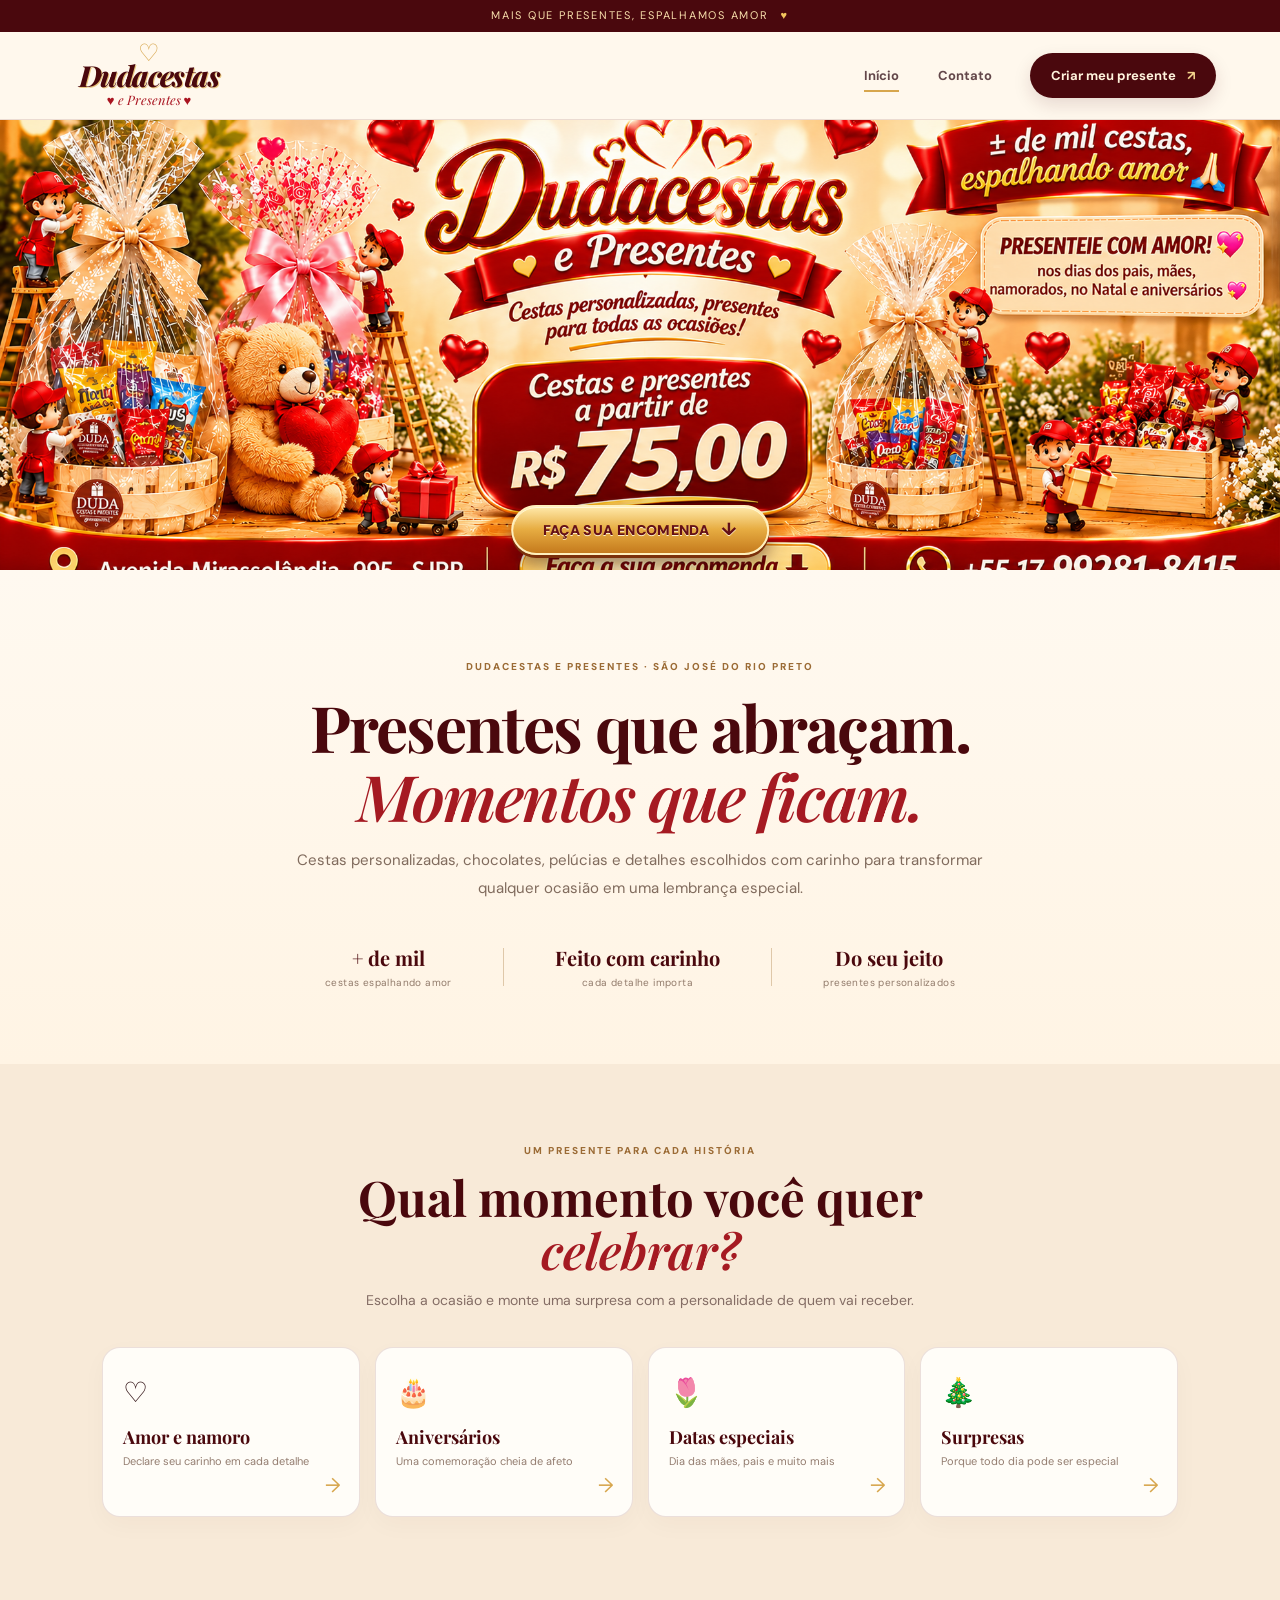
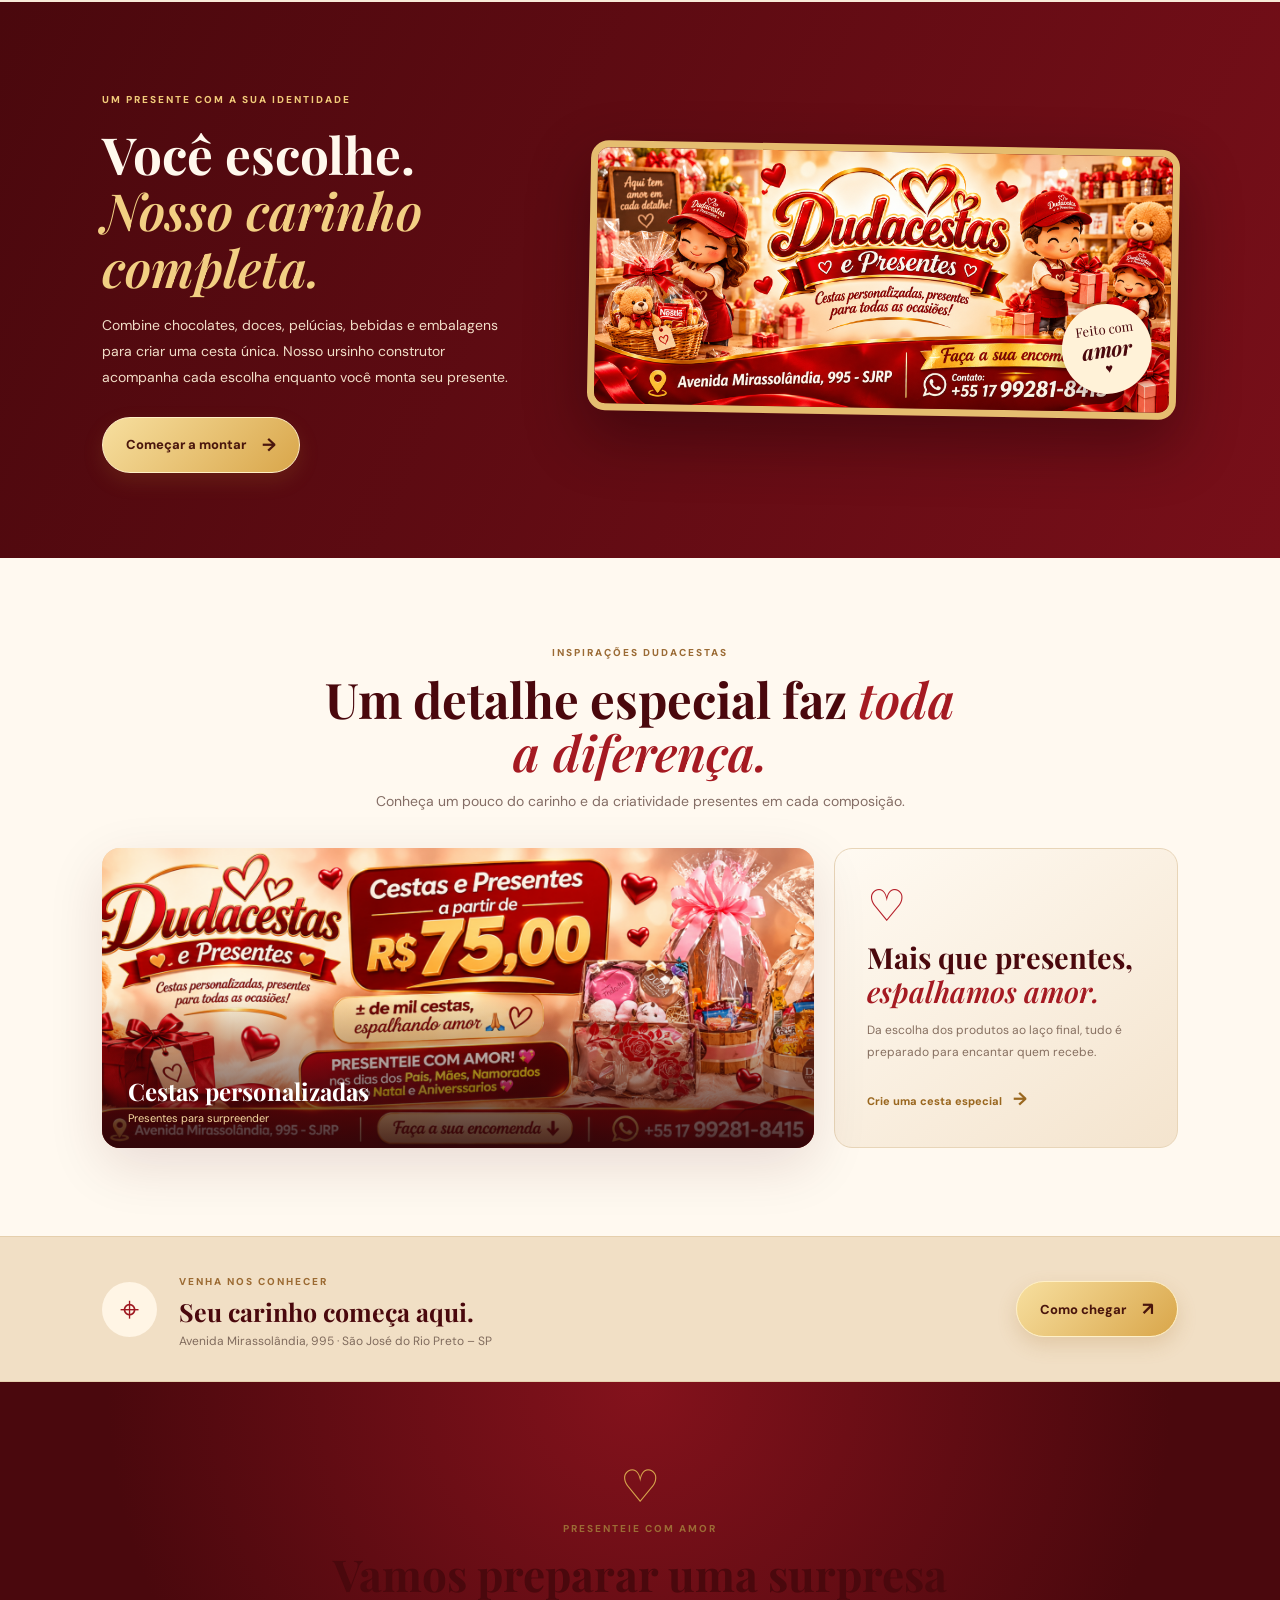
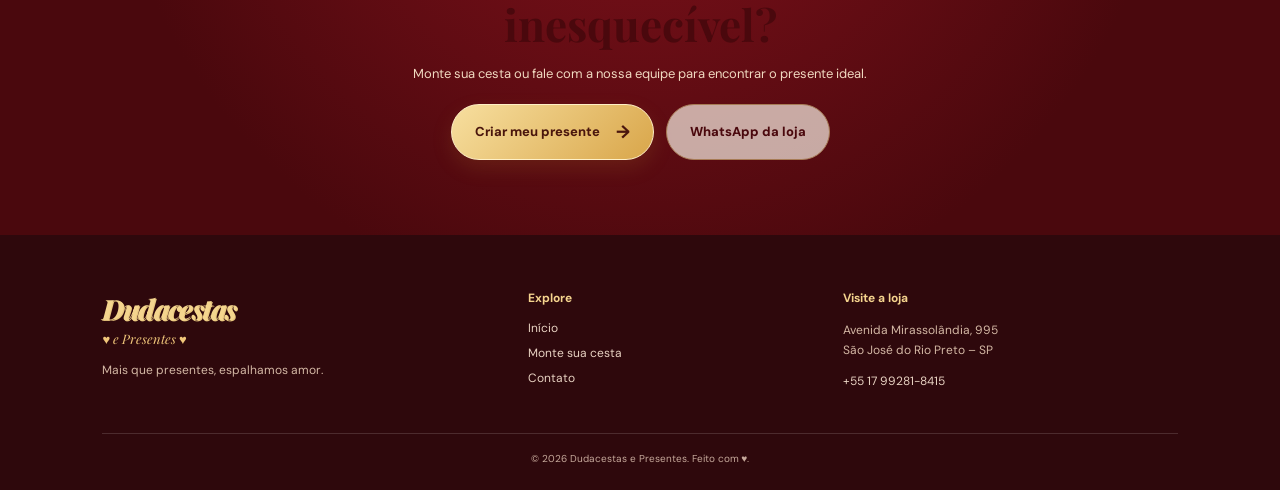
<file: index.html>
<!doctype html>
<html lang="pt-BR">
<head>
  <meta charset="utf-8">
  <meta name="viewport" content="width=device-width, initial-scale=1">
  <meta name="theme-color" content="#4a080d">
  <meta name="description" content="Dudacestas e Presentes — cestas personalizadas, chocolates e presentes preparados com carinho em São José do Rio Preto.">
  <title>Dudacestas e Presentes | Mais que presentes, espalhamos amor</title>
  <link rel="preconnect" href="https://fonts.googleapis.com">
  <link rel="preconnect" href="https://fonts.gstatic.com" crossorigin>
  <link href="https://fonts.googleapis.com/css2?family=DM+Sans:wght@400;500;600;700;800&family=Playfair+Display:ital,wght@0,600;0,700;0,800;1,600;1,700&display=swap" rel="stylesheet">
  <link rel="stylesheet" href="style.css">
</head>
<body class="home-page">
  <div class="topline">Mais que presentes, espalhamos amor <span>♥</span></div>
  <header class="site-header">
    <a class="brand" href="index.html" aria-label="Dudacestas e Presentes — página inicial">
      <span class="brand-hearts">♡</span>
      <span class="brand-name">Dudacestas</span>
      <span class="brand-sub">♥ e Presentes ♥</span>
    </a>
    <button class="menu-toggle" aria-label="Abrir menu" aria-expanded="false">☰</button>
    <nav class="main-nav" aria-label="Navegação principal">
      <a class="active" href="index.html" aria-current="page">Início</a>
      <a href="contato.html">Contato</a>
      <a class="nav-cta" href="cardapio.html">Criar meu presente <span>↗</span></a>
    </nav>
  </header>

  <main>
    <section class="home-hero" aria-label="Apresentação animada Dudacestas e Presentes">
      <video class="home-hero-video" autoplay muted loop playsinline preload="metadata" poster="banner-dudacestas.png" aria-label="Animação dos mini construtores preparando cestas e presentes Dudacestas">
        <source src="miniconstrutores-hero.mp4" type="video/mp4">
        Seu navegador não reproduz vídeo. Veja nossa apresentação em imagem.
      </video>
      <a class="hero-video-cta" href="cardapio.html" aria-label="Faça sua encomenda: montar minha cesta">
        Faça sua encomenda <span aria-hidden="true">↓</span>
      </a>
    </section>

    <section class="home-intro section">
      <span class="kicker">DUDACESTAS E PRESENTES · SÃO JOSÉ DO RIO PRETO</span>
      <h1>Presentes que abraçam.<br><em>Momentos que ficam.</em></h1>
      <p>Cestas personalizadas, chocolates, pelúcias e detalhes escolhidos com carinho para transformar qualquer ocasião em uma lembrança especial.</p>
      <div class="home-proof-row">
        <div><strong>+ de mil</strong><span>cestas espalhando amor</span></div>
        <i></i>
        <div><strong>Feito com carinho</strong><span>cada detalhe importa</span></div>
        <i></i>
        <div><strong>Do seu jeito</strong><span>presentes personalizados</span></div>
      </div>
    </section>

    <section class="home-occasion section">
      <div class="section-heading">
        <span class="kicker">UM PRESENTE PARA CADA HISTÓRIA</span>
        <h2>Qual momento você quer <em>celebrar?</em></h2>
        <p>Escolha a ocasião e monte uma surpresa com a personalidade de quem vai receber.</p>
      </div>
      <div class="occasion-grid">
        <a class="occasion-card" href="cardapio.html"><span class="occasion-icon">♡</span><b>Amor e namoro</b><small>Declare seu carinho em cada detalhe</small><i>→</i></a>
        <a class="occasion-card" href="cardapio.html"><span class="occasion-icon">🎂</span><b>Aniversários</b><small>Uma comemoração cheia de afeto</small><i>→</i></a>
        <a class="occasion-card" href="cardapio.html"><span class="occasion-icon">🌷</span><b>Datas especiais</b><small>Dia das mães, pais e muito mais</small><i>→</i></a>
        <a class="occasion-card" href="cardapio.html"><span class="occasion-icon">🎄</span><b>Surpresas</b><small>Porque todo dia pode ser especial</small><i>→</i></a>
      </div>
    </section>

    <section class="home-brand-showcase">
      <div class="showcase-copy">
        <span class="kicker">UM PRESENTE COM A SUA IDENTIDADE</span>
        <h2>Você escolhe.<br><em>Nosso carinho completa.</em></h2>
        <p>Combine chocolates, doces, pelúcias, bebidas e embalagens para criar uma cesta única. Nosso ursinho construtor acompanha cada escolha enquanto você monta seu presente.</p>
        <a class="btn btn-gold" href="cardapio.html">Começar a montar <span>→</span></a>
      </div>
      <div class="showcase-image-wrap">
        <img src="banner-presentes-feitos.png" alt="Identidade visual Dudacestas com presentes, ursinhos e equipe de pequenos produtores.">
        <span class="showcase-stamp">Feito com<br><b>amor</b> ♥</span>
      </div>
    </section>

    <section class="home-gallery section">
      <div class="section-heading">
        <span class="kicker">INSPIRAÇÕES DUDACESTAS</span>
        <h2>Um detalhe especial faz <em>toda a diferença.</em></h2>
        <p>Conheça um pouco do carinho e da criatividade presentes em cada composição.</p>
      </div>
      <div class="brand-image-grid">
        <figure class="brand-image-card brand-image-wide">
          <img src="banner-cestas-amor.png" alt="Composição de cestas personalizadas Dudacestas, com chocolates, pelúcia e laços.">
          <figcaption><b>Cestas personalizadas</b><span>Presentes para surpreender</span></figcaption>
        </figure>
        <div class="brand-image-note">
          <span class="note-heart">♡</span>
          <h3>Mais que presentes,<br><em>espalhamos amor.</em></h3>
          <p>Da escolha dos produtos ao laço final, tudo é preparado para encantar quem recebe.</p>
          <a href="cardapio.html">Crie uma cesta especial <span>→</span></a>
        </div>
      </div>
    </section>

    <section class="home-location">
      <div class="location-mark">⌖</div>
      <div>
        <span class="kicker">VENHA NOS CONHECER</span>
        <h2>Seu carinho começa aqui.</h2>
        <p>Avenida Mirassolândia, 995 · São José do Rio Preto – SP</p>
      </div>
      <a class="btn btn-gold" href="contato.html">Como chegar <span>↗</span></a>
    </section>

    <section class="final-cta home-final-cta">
      <div class="final-cta-heart">♡</div>
      <span class="kicker">PRESENTEIE COM AMOR</span>
      <h2>Vamos preparar uma surpresa<br>inesquecível?</h2>
      <p>Monte sua cesta ou fale com a nossa equipe para encontrar o presente ideal.</p>
      <div class="final-cta-actions">
        <a class="btn btn-gold" href="cardapio.html">Criar meu presente <span>→</span></a>
        <a class="btn btn-outline" href="https://wa.me/5517992818415" target="_blank" rel="noopener">WhatsApp da loja</a>
      </div>
    </section>
  </main>

  <footer class="site-footer">
    <div class="footer-brand"><span class="brand-name">Dudacestas</span><span class="brand-sub">♥ e Presentes ♥</span><p>Mais que presentes, espalhamos amor.</p></div>
    <div><b>Explore</b><a href="index.html">Início</a><a href="cardapio.html">Monte sua cesta</a><a href="contato.html">Contato</a></div>
    <div><b>Visite a loja</b><p>Avenida Mirassolândia, 995<br>São José do Rio Preto – SP</p><a href="tel:+5517992818415">+55 17 99281-8415</a></div>
    <div class="footer-bottom">© <span id="year"></span> Dudacestas e Presentes. Feito com ♥.</div>
  </footer>
  <div class="walking-worker worker-a" aria-hidden="true">🐻<span>🔧</span></div>
  <div class="walking-worker worker-b" aria-hidden="true">🐻<span>🎁</span></div>
  <script src="script.js"></script>
</body>
</html>
</file>
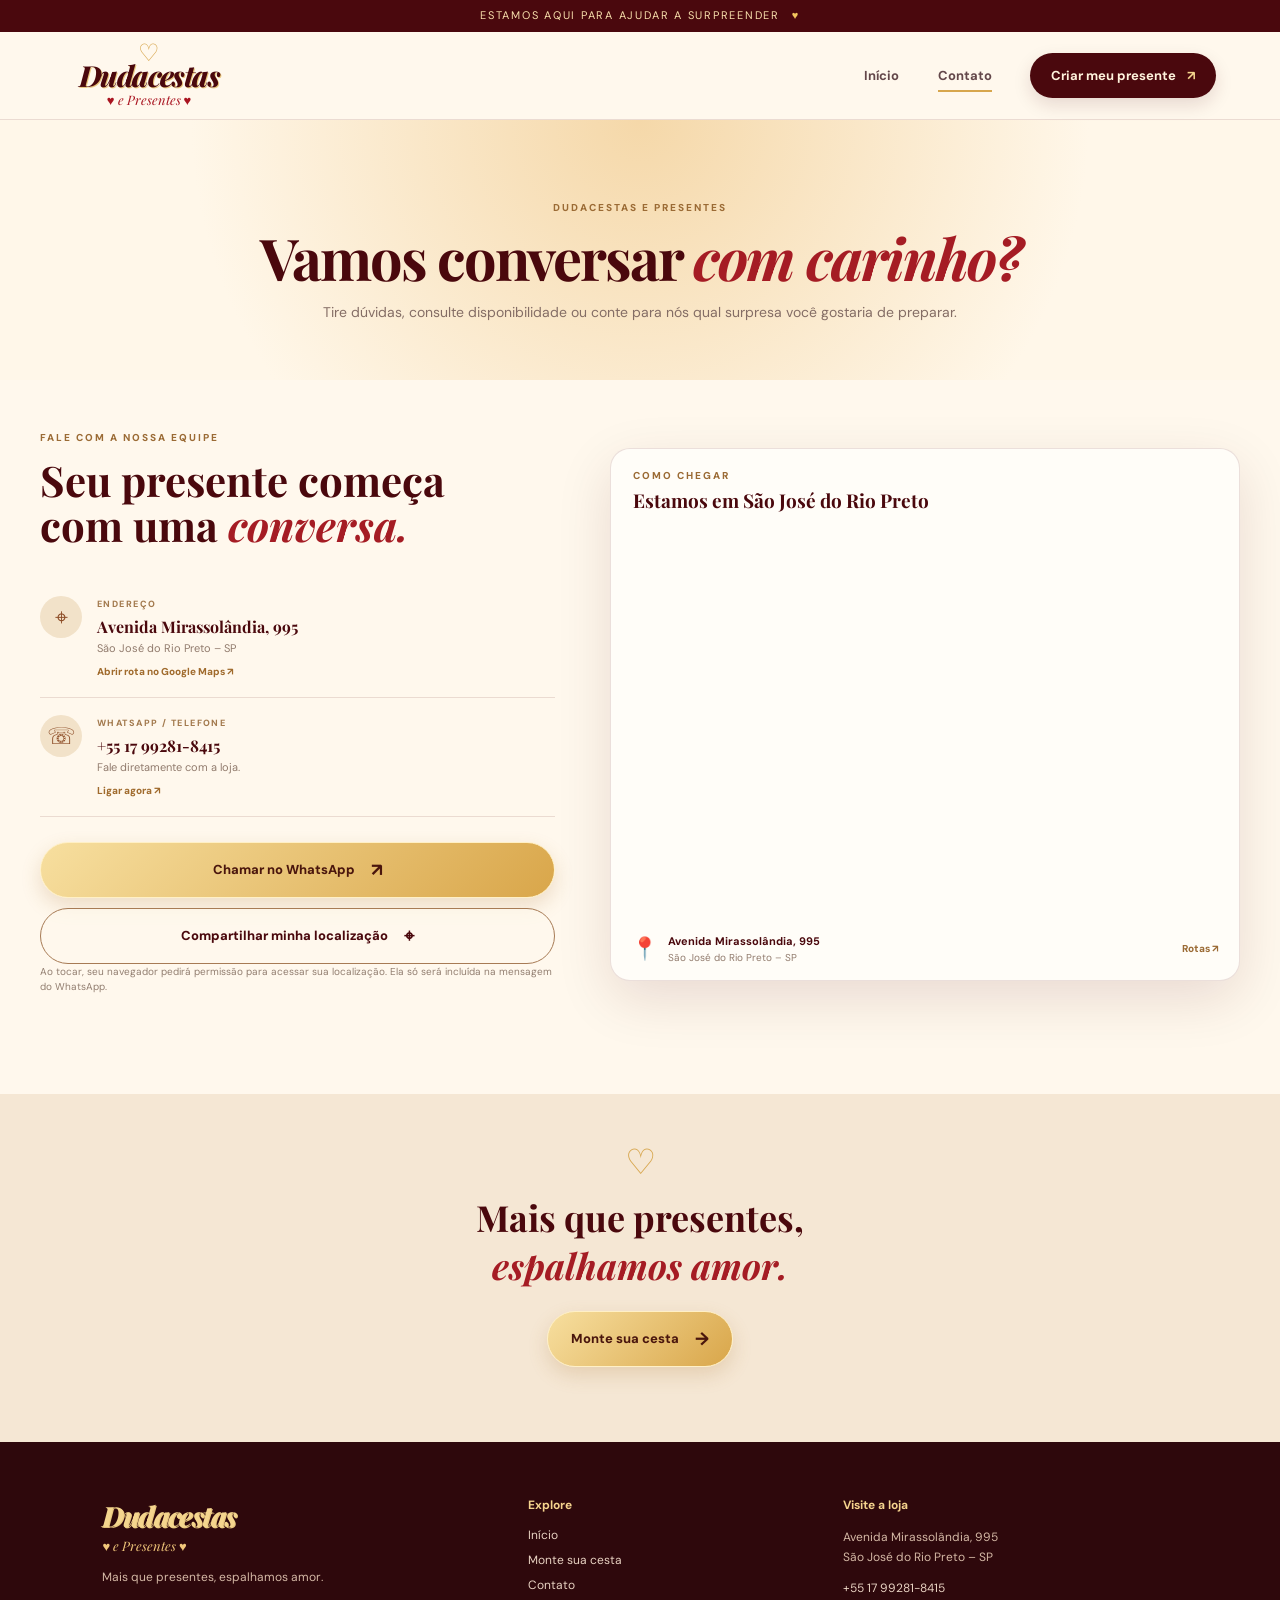
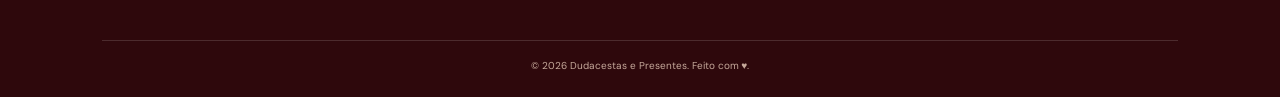
<file: contato.html>
<!doctype html>
<html lang="pt-BR">
<head>
  <meta charset="utf-8">
  <meta name="viewport" content="width=device-width, initial-scale=1">
  <meta name="theme-color" content="#4a080d">
  <meta name="description" content="Entre em contato com a Dudacestas e Presentes em São José do Rio Preto.">
  <title>Contato e localização | Dudacestas e Presentes</title>
  <link rel="preconnect" href="https://fonts.googleapis.com">
  <link rel="preconnect" href="https://fonts.gstatic.com" crossorigin>
  <link href="https://fonts.googleapis.com/css2?family=DM+Sans:wght@400;500;600;700;800&family=Playfair+Display:wght@600;700;800&display=swap" rel="stylesheet">
  <link rel="stylesheet" href="style.css">
</head>
<body>
  <div class="topline">Estamos aqui para ajudar a surpreender <span>♥</span></div>
  <header class="site-header">
    <a class="brand" href="index.html"><span class="brand-hearts">♡</span><span class="brand-name">Dudacestas</span><span class="brand-sub">♥ e Presentes ♥</span></a>
    <button class="menu-toggle" aria-label="Abrir menu" aria-expanded="false">☰</button>
    <nav class="main-nav" aria-label="Navegação principal"><a href="index.html">Início</a><a class="active" href="contato.html" aria-current="page">Contato</a><a class="nav-cta" href="cardapio.html">Criar meu presente <span>↗</span></a></nav>
  </header>

  <main>
    <section class="page-hero compact-hero">
      <span class="kicker">DUDACESTAS E PRESENTES</span>
      <h1>Vamos conversar <em>com carinho?</em></h1>
      <p>Tire dúvidas, consulte disponibilidade ou conte para nós qual surpresa você gostaria de preparar.</p>
    </section>
    <section class="contact-layout">
      <div class="contact-info">
        <span class="kicker">FALE COM A NOSSA EQUIPE</span>
        <h2>Seu presente começa<br>com uma <em>conversa.</em></h2>
        <div class="contact-card"><span class="contact-icon">⌖</span><div><small>ENDEREÇO</small><b>Avenida Mirassolândia, 995</b><p>São José do Rio Preto – SP</p><a href="https://www.google.com/maps/search/?api=1&query=Avenida+Mirassolandia%2C+995%2C+Sao+Jose+do+Rio+Preto%2C+SP" target="_blank" rel="noopener">Abrir rota no Google Maps ↗</a></div></div>
        <div class="contact-card"><span class="contact-icon">☏</span><div><small>WHATSAPP / TELEFONE</small><b>+55 17 99281-8415</b><p>Fale diretamente com a loja.</p><a href="tel:+5517992818415">Ligar agora ↗</a></div></div>
        <a class="btn btn-gold contact-whatsapp" href="https://wa.me/5517992818415?text=Ol%C3%A1%2C%20vim%20atrav%C3%A9s%20do%20site%20da%20Dudacestas%20e%20gostaria%20de%20mais%20informa%C3%A7%C3%B5es." target="_blank" rel="noopener">Chamar no WhatsApp <span>↗</span></a>
        <button id="share-location" class="btn btn-outline location-button" type="button">Compartilhar minha localização <span>⌖</span></button>
        <p id="location-status" class="location-status" aria-live="polite">Ao tocar, seu navegador pedirá permissão para acessar sua localização. Ela só será incluída na mensagem do WhatsApp.</p>
      </div>
      <div class="map-card">
        <div class="map-heading"><span class="kicker">COMO CHEGAR</span><b>Estamos em São José do Rio Preto</b></div>
        <iframe title="Mapa da Dudacestas e Presentes" loading="lazy" referrerpolicy="no-referrer-when-downgrade" src="https://www.google.com/maps?q=Avenida+Mirassolandia,+995,+Sao+Jose+do+Rio+Preto,+SP&output=embed"></iframe>
        <div class="map-caption"><span>📍</span><div><b>Avenida Mirassolândia, 995</b><small>São José do Rio Preto – SP</small></div><a href="https://www.google.com/maps/dir/?api=1&destination=Avenida+Mirassolandia%2C+995%2C+Sao+Jose+do+Rio+Preto%2C+SP" target="_blank" rel="noopener">Rotas ↗</a></div>
      </div>
    </section>
    <section class="contact-bottom"><span>♡</span><h2>Mais que presentes,<br><em>espalhamos amor.</em></h2><a class="btn btn-gold" href="cardapio.html">Monte sua cesta <span>→</span></a></section>
  </main>

  <footer class="site-footer">
    <div class="footer-brand"><span class="brand-name">Dudacestas</span><span class="brand-sub">♥ e Presentes ♥</span><p>Mais que presentes, espalhamos amor.</p></div>
    <div><b>Explore</b><a href="index.html">Início</a><a href="cardapio.html">Monte sua cesta</a><a href="contato.html">Contato</a></div>
    <div><b>Visite a loja</b><p>Avenida Mirassolândia, 995<br>São José do Rio Preto – SP</p><a href="tel:+5517992818415">+55 17 99281-8415</a></div>
    <div class="footer-bottom">© <span id="year"></span> Dudacestas e Presentes. Feito com ♥.</div>
  </footer>
  <div class="walking-worker worker-a" aria-hidden="true">🐻<span>🔧</span></div>
  <script src="script.js"></script>
</body>
</html>
</file>
<file: style.css>
:root{
  --wine:#4a080d;--wine2:#690d16;--red:#a91420;--red2:#c51d2b;--gold:#d7a64d;--gold-light:#f4d58e;--cream:#fff8ed;--cream2:#f7ead8;--ink:#321316;--muted:#846d65;--line:rgba(100,30,25,.13);--shadow:0 18px 55px rgba(74,8,13,.12);
}
*{box-sizing:border-box}
html{scroll-behavior:smooth}
body{margin:0;background:var(--cream);color:var(--ink);font-family:"DM Sans",Arial,sans-serif}
a{color:inherit;text-decoration:none}
button,input,textarea{font:inherit}
.topline{height:32px;background:var(--wine);color:#f8dfac;text-align:center;font-size:11px;letter-spacing:.16em;text-transform:uppercase;padding:8px 12px}
.topline span{color:#f3c65e;margin-left:7px}
.site-header{height:88px;padding:0 clamp(20px,5vw,82px);display:flex;align-items:center;justify-content:space-between;background:rgba(255,248,237,.96);border-bottom:1px solid var(--line);position:sticky;top:0;z-index:20;backdrop-filter:blur(14px)}
.brand{display:flex;flex-direction:column;align-items:center;line-height:1;min-width:170px}
.brand-hearts{font-family:Georgia,serif;color:var(--gold);font-size:24px;line-height:.7}
.brand-name{font-family:"Playfair Display",serif;font-size:29px;font-weight:800;font-style:italic;color:var(--wine);letter-spacing:-1.6px;text-shadow:1px 1px 0 #e9c77e}
.brand-sub{font-family:"Playfair Display",serif;font-style:italic;font-size:13px;color:var(--red);margin-top:3px}
.main-nav{display:flex;align-items:center;gap:clamp(18px,3vw,44px);font-size:13px;font-weight:700;color:#63474a}
.main-nav>a:not(.nav-cta){padding:12px 0;position:relative}
.main-nav>a.active:after,.main-nav>a:not(.nav-cta):hover:after{content:"";position:absolute;left:0;right:0;bottom:4px;height:2px;background:var(--gold)}
.nav-cta{background:var(--wine);color:#fff3dc;padding:14px 21px;border-radius:999px;box-shadow:0 7px 18px #4a080d22}
.nav-cta span{color:var(--gold-light);margin-left:8px}
.menu-toggle{display:none;background:none;border:0;color:var(--wine);font-size:25px}
.hero{min-height:620px;position:relative;overflow:hidden;display:grid;grid-template-columns:1.02fr .98fr;align-items:center;padding:70px clamp(24px,8vw,130px) 90px;background:radial-gradient(circle at 75% 43%,#f7d9ae 0,transparent 34%),linear-gradient(115deg,#fff7e9,#f4e0c5 55%,#e8bd87)}
.hero:before{content:"";position:absolute;inset:0;background-image:radial-gradient(#fff9e9 1px,transparent 1px);background-size:24px 24px;opacity:.3;pointer-events:none}
.hero-copy{position:relative;z-index:2;max-width:610px}
.eyebrow,.kicker{font-size:10px;font-weight:800;letter-spacing:.2em;color:#9b6b35}
.eyebrow{display:flex;align-items:center;gap:12px}
.eyebrow span{width:25px;height:1px;background:var(--gold)}
h1,h2,h3,p{margin-top:0}
.hero h1,.page-hero h1{font-family:"Playfair Display",serif;font-size:clamp(42px,5vw,70px);line-height:1.04;letter-spacing:-2px;margin:22px 0;color:var(--wine)}
h1 em,h2 em{font-style:italic;color:#a51c24}
.hero-copy>p{font-size:16px;line-height:1.8;color:#765e54;max-width:510px}
.hero-actions{display:flex;gap:13px;flex-wrap:wrap;margin:28px 0 38px}
.btn{border:0;cursor:pointer;display:inline-flex;align-items:center;justify-content:center;gap:16px;padding:15px 23px;border-radius:999px;font-weight:800;font-size:13px;transition:.2s transform,.2s box-shadow}
.btn:hover{transform:translateY(-2px);box-shadow:0 12px 24px #4a080d22}
.btn-gold{background:linear-gradient(135deg,#f7df9f,#d9a64a);color:#4a160d;box-shadow:0 8px 20px #a36c2833;border:1px solid #fff0c6}
.btn-outline{border:1px solid #a77b55;color:var(--wine);background:#fff9eeaa}
.btn span{font-size:18px}
.hero-proof{display:flex;align-items:center;gap:12px;color:var(--wine)}
.proof-heart{width:38px;height:38px;border-radius:50%;display:grid;place-items:center;background:#fff3d8;color:var(--red);font-size:20px}
.hero-proof strong,.hero-proof small{display:block}
.hero-proof strong{font-family:"Playfair Display",serif;font-size:17px}
.hero-proof small{font-size:11px;color:#8b6d60;margin-top:2px}
.hero-art{position:relative;min-height:430px;display:grid;place-items:center}
.hero-glow{position:absolute;width:min(90%,470px);aspect-ratio:1;border-radius:50%;background:radial-gradient(circle,#fff9ed 0,#e7bd7e 65%,transparent 66%);filter:drop-shadow(0 25px 35px #5a180d22)}
.hero-basket{position:relative;z-index:1;width:min(92%,470px);aspect-ratio:1;object-fit:cover;border-radius:50%;border:10px solid #fff3d6;box-shadow:0 22px 50px #54200c38}
.floating-tag{position:absolute;z-index:3;background:#fff8eb;border:1px solid #e6c37e;color:var(--wine);border-radius:14px;padding:12px 17px;font-family:"Playfair Display",serif;font-style:italic;font-size:14px;box-shadow:var(--shadow);transform:rotate(-5deg)}
.floating-tag b{color:var(--red)}
.tag-one{left:0;top:75px}.tag-two{right:0;bottom:65px;transform:rotate(5deg)}
.hero-worker{position:absolute;z-index:4;bottom:18px;left:16%;font-size:36px;animation:bob 2s infinite ease-in-out}
.worker-hat{position:absolute;font-size:17px;top:-7px;left:10px;color:var(--red)}
.worker-tool{position:absolute;font-size:20px;right:-20px;bottom:0}
.hero-bottom-note{position:absolute;bottom:0;left:0;right:0;padding:16px;text-align:center;background:var(--wine);color:#f4d58e;font-size:10px;letter-spacing:.2em}
.hero-bottom-note span{padding:0 12px;color:#fff}
.trust-strip{display:grid;grid-template-columns:repeat(3,1fr);padding:27px clamp(24px,10vw,150px);background:#fffaf2;border-bottom:1px solid var(--line);gap:25px}
.trust-strip>div{display:grid;grid-template-columns:36px 1fr;align-items:center;column-gap:10px}
.trust-strip>div>span{grid-row:span 2;font-size:24px;color:var(--gold)}
.trust-strip strong{font-family:"Playfair Display",serif;font-size:15px;color:var(--wine)}
.trust-strip small{font-size:11px;color:#947d70}
.section{padding:95px clamp(22px,8vw,125px)}
.section-heading{text-align:center;max-width:650px;margin:0 auto 42px}
.section-heading h2,.builder-teaser h2,.contact-info h2{font-family:"Playfair Display",serif;font-size:clamp(34px,4vw,49px);line-height:1.08;color:var(--wine);margin:12px 0}
.section-heading p{font-size:14px;line-height:1.7;color:var(--muted)}
.occasion-grid{display:grid;grid-template-columns:repeat(4,1fr);gap:15px}
.occasion-card{position:relative;background:#fffdf8;border:1px solid var(--line);border-radius:18px;padding:26px 20px;min-height:170px;box-shadow:0 8px 25px #4a080d08;transition:.2s}
.occasion-card:hover{transform:translateY(-5px);border-color:#d7a64d;box-shadow:var(--shadow)}
.occasion-icon{display:block;font-size:28px;margin-bottom:14px}
.occasion-card b,.occasion-card small{display:block}
.occasion-card b{font-family:"Playfair Display",serif;font-size:18px;color:var(--wine)}
.occasion-card small{font-size:11px;color:#947d70;margin-top:5px}
.occasion-card i{position:absolute;right:18px;bottom:18px;color:var(--gold);font-style:normal;font-size:20px}
.builder-teaser{display:grid;grid-template-columns:1fr 1fr;align-items:center;background:linear-gradient(115deg,#4a080d,#79121b);color:#fff5e7;padding:55px clamp(22px,10vw,150px);gap:60px;overflow:hidden}
.builder-teaser-art{display:grid;place-items:center;min-height:340px}
.mini-workshop{position:relative;width:min(100%,430px);height:300px;border-radius:45% 45% 22px 22px;background:radial-gradient(circle at 50% 25%,#fff1d7,#d9a85c 75%);display:flex;align-items:center;justify-content:center;box-shadow:inset 0 -14px 0 #9d602a,0 25px 50px #1f0205}
.bear-large{font-size:125px;filter:drop-shadow(0 10px 8px #58240d55);z-index:2}
.gift-stack{position:absolute;bottom:20px;right:24px;font-size:48px;display:flex;gap:0}
.workshop-spark{position:absolute;top:25px;right:40px;color:#fff;font-size:35px}
.tiny-worker{position:absolute;font-size:34px;display:flex;flex-direction:column;align-items:center;filter:drop-shadow(0 5px 4px #32131655)}
.tiny-worker small{font-size:9px;background:#fff2d6;color:var(--wine);padding:3px 7px;border-radius:20px}
.worker-left{left:12px;bottom:35px;animation:bob 1.8s infinite}.worker-right{right:16px;top:75px;animation:bob 2.2s infinite reverse}
.builder-teaser-copy{max-width:520px}
.builder-teaser-copy .kicker{color:#e8c17c}
.builder-teaser h2{color:#fff4e4}
.builder-teaser h2 em{color:#f3ce83}
.builder-teaser-copy p{color:#f1d8c7;line-height:1.8;font-size:14px;margin:20px 0 28px}
.featured-grid{display:grid;grid-template-columns:1.2fr 1fr 1fr;gap:16px}
.featured-card{position:relative;min-height:300px;border-radius:18px;overflow:hidden;background:#e8d2b7;box-shadow:var(--shadow)}
.featured-card img{width:100%;height:100%;position:absolute;inset:0;object-fit:cover;transition:transform .5s}
.featured-card:hover img{transform:scale(1.05)}
.featured-card:after{content:"";position:absolute;inset:40% 0 0;background:linear-gradient(transparent,#260609c9)}
.featured-card>div{position:absolute;z-index:1;bottom:22px;left:22px;color:white}
.featured-card span{font-size:9px;letter-spacing:.16em;color:#f6d58f;font-weight:800}
.featured-card h3{font-family:"Playfair Display",serif;font-size:22px;margin:6px 0 0}
.final-cta{text-align:center;padding:75px 20px;background:linear-gradient(135deg,#f4e0c5,#fff8ed)}
.final-cta-heart{font-size:45px;color:var(--gold)}
.final-cta h2{font-family:"Playfair Display",serif;font-size:clamp(30px,4vw,44px);line-height:1.12;color:var(--wine);margin:12px 0 25px}
.site-footer{background:#2e080c;color:#f9e8d0;padding:55px clamp(22px,8vw,120px) 25px;display:grid;grid-template-columns:1.4fr 1fr 1.2fr;gap:35px}
.site-footer .brand-name{display:block;color:#f4d58e;font-size:28px}
.site-footer .brand-sub{display:block;color:#f1c77b}
.site-footer p{font-size:12px;line-height:1.7;color:#d4b8a5;margin:12px 0}
.site-footer b{display:block;color:#f5d48e;font-size:12px;margin-bottom:14px}
.site-footer>div:not(.footer-brand):not(.footer-bottom) a{display:block;font-size:12px;color:#e8d2c2;margin:9px 0}
.footer-bottom{grid-column:1/-1;border-top:1px solid #ffffff24;padding-top:18px;color:#c6a99b;font-size:10px;text-align:center}
.walking-worker{position:fixed;z-index:15;bottom:10px;font-size:25px;filter:drop-shadow(0 3px 3px #4a080d55);pointer-events:none;animation:walk 28s linear infinite}
.walking-worker span{font-size:14px;position:absolute;right:-10px;top:0}
.worker-a{left:-50px}.worker-b{left:-70px;bottom:48px;animation-duration:36s;animation-delay:-12s}
@keyframes walk{0%{transform:translateX(-80px) scaleX(1)}48%{transform:translateX(55vw) scaleX(1)}50%{transform:translateX(55vw) scaleX(-1)}100%{transform:translateX(-80px) scaleX(-1)}}
@keyframes bob{0%,100%{translate:0 0}50%{translate:0 -7px}}
/* Pages internes */
.compact-hero{text-align:center;padding:75px 20px 55px;background:radial-gradient(circle at 50% 0,#f5d8a9,#fff7e9 65%)}
.page-hero h1{font-size:clamp(36px,4.5vw,58px);margin:12px 0}
.page-hero p{max-width:670px;margin:0 auto;color:var(--muted);font-size:14px;line-height:1.8}
.steps{display:flex;justify-content:center;align-items:center;gap:18px;margin-top:28px;color:#b69b80;font-size:10px;letter-spacing:.1em}
.steps span{display:flex;gap:7px;align-items:center}.steps b{color:#886e5c}
.steps .step-active{color:var(--red)}.steps .step-active b{color:var(--wine)}
.steps i{width:35px;height:1px;background:#d8c4aa}
.builder-layout{max-width:1400px;margin:0 auto;padding:50px clamp(18px,4vw,55px) 85px;display:grid;grid-template-columns:minmax(0,1fr) 370px;gap:35px;align-items:start}
.catalog-toolbar{display:flex;justify-content:space-between;align-items:end;gap:20px;margin-bottom:24px}
.catalog-toolbar h2{font-family:"Playfair Display",serif;color:var(--wine);font-size:30px;line-height:1.1;margin:8px 0 0}
.search-box{height:42px;border:1px solid var(--line);background:#fffdf8;border-radius:99px;display:flex;align-items:center;padding:0 14px;min-width:210px}
.search-box span{font-size:22px;color:#a57d4e;margin-right:8px}
.search-box input{border:0;outline:0;background:transparent;width:100%;font-size:12px;color:var(--ink)}
.category-tabs{display:flex;gap:8px;overflow-x:auto;padding:4px 0 16px;scrollbar-width:thin}
.category-tab{white-space:nowrap;border:1px solid #e4d4c0;border-radius:99px;background:#fffaf2;color:#806a5d;padding:9px 14px;font-size:11px;font-weight:700;cursor:pointer}
.category-tab.selected,.category-tab:hover{background:var(--wine);border-color:var(--wine);color:#ffedcf}
.product-grid{display:grid;grid-template-columns:repeat(3,minmax(0,1fr));gap:15px}
.product-card{border:1px solid var(--line);border-radius:15px;overflow:hidden;background:#fffdf8;box-shadow:0 5px 20px #4a080d08;min-width:0}
.product-image{height:150px;position:relative;background:#f0e3d3}
.product-image img{width:100%;height:100%;object-fit:cover}
.product-category{position:absolute;left:9px;bottom:9px;background:#fff8ebdf;color:#6e2a20;border-radius:99px;padding:5px 8px;font-size:8px;font-weight:800}
.product-card-body{padding:13px}
.product-card h3{font-family:"Playfair Display",serif;font-size:15px;color:var(--wine);margin:0 0 6px}
.product-card p{font-size:10px;color:#917b6e;line-height:1.5;min-height:30px;margin:0 0 12px}
.product-card-bottom{display:flex;align-items:center;justify-content:space-between}
.product-card-bottom strong{font-size:13px;color:var(--wine)}
.add-product{width:30px;height:30px;border-radius:50%;border:0;background:var(--wine);color:#fff1d5;font-size:22px;line-height:1;cursor:pointer}
.add-product:hover{background:var(--red);transform:scale(1.08)}
.catalog-disclaimer{font-size:10px;line-height:1.6;color:#9a8576;margin-top:18px}
.basket-panel{position:sticky;top:110px;background:#fffdf8;border:1px solid #e6d4bd;border-radius:20px;padding:20px;box-shadow:var(--shadow)}
.basket-panel-head{display:flex;justify-content:space-between;align-items:center}
.basket-panel-head h2{font-family:"Playfair Display",serif;color:var(--wine);font-size:25px;margin:5px 0}
.basket-count{font-size:10px;background:#f4e7d4;color:#7d4d31;padding:7px 10px;border-radius:99px}
.bear-helper{display:flex;gap:10px;align-items:center;padding:13px;background:#fff5e5;border:1px solid #f0dfc4;border-radius:13px;margin:15px 0}
.bear-avatar{width:43px;height:43px;display:grid;place-items:center;background:#f3d9b4;border-radius:50%;font-size:25px;flex-shrink:0}
.bear-helper b{font-family:"Playfair Display",serif;font-size:12px;color:var(--wine)}
.bear-helper p{font-size:10px;line-height:1.4;color:#8a7060;margin:3px 0 0}
.basket-preview{min-height:155px;border:1px dashed #d6b989;border-radius:14px;background:linear-gradient(#fffaf1,#f9eddb);padding:12px}
.preview-ribbon{text-align:center;font-family:"Playfair Display",serif;font-size:12px;color:#a77a39;border-bottom:1px solid #ead6b4;padding-bottom:8px}
.empty-basket{min-height:115px;display:flex;flex-direction:column;align-items:center;justify-content:center;color:#9a7e6a;text-align:center}
.empty-basket span{font-size:27px;margin-bottom:5px}
.empty-basket b{font-family:"Playfair Display",serif;font-size:13px;color:#714b3b}
.empty-basket small{font-size:9px;margin-top:3px}
.basket-items{max-height:240px;overflow:auto}
.basket-line{display:grid;grid-template-columns:1fr auto;gap:6px;padding:10px 0;border-bottom:1px solid #eadcc8}
.basket-line>div:first-child b,.basket-line>div:first-child small{display:block}
.basket-line>div:first-child b{font-size:10px;color:var(--wine)}
.basket-line>div:first-child small{font-size:9px;color:#a18b7c;margin-top:3px}
.basket-line>strong{grid-column:2;grid-row:1;font-size:10px;color:var(--wine);align-self:start}
.quantity-control{display:flex;align-items:center;gap:9px;grid-column:1/-1}
.quantity-control button{width:22px;height:22px;border:1px solid #dec9a9;background:#fff8ec;color:var(--wine);border-radius:50%;cursor:pointer}
.quantity-control span{font-size:10px;font-weight:800}
.basket-total{display:flex;justify-content:space-between;align-items:center;padding:17px 0;border-bottom:1px solid var(--line);margin-bottom:15px}
.basket-total span{font-size:11px;color:#846e60}.basket-total strong{font-family:"Playfair Display",serif;font-size:22px;color:var(--wine)}
.form-label{display:block;font-size:10px;font-weight:800;color:#78564a;margin:12px 0 6px}
.basket-panel textarea{width:100%;border:1px solid #e4d4c0;border-radius:10px;background:#fffaf3;padding:10px;font-size:10px;resize:vertical;outline-color:#cda45d;color:var(--ink)}
.checkout-button{width:100%;margin-top:16px}
.secure-note{display:block;text-align:center;font-size:9px;color:#9b887a;line-height:1.5;margin-top:10px}
.no-results{grid-column:1/-1;color:#8a7060;font-size:13px;padding:30px}
.how-it-works{display:grid;grid-template-columns:repeat(3,1fr);gap:25px;padding:38px clamp(22px,10vw,150px);background:#f5e7d4}
.how-it-works>div{position:relative;padding-left:55px}
.how-it-works span{position:absolute;left:0;top:0;font-family:"Playfair Display",serif;font-size:27px;color:#c18d40}
.how-it-works b{font-family:"Playfair Display",serif;color:var(--wine);font-size:16px}
.how-it-works p{font-size:11px;color:#8b7567;margin:6px 0 0;line-height:1.5}
/* Contato */
.contact-layout{max-width:1250px;margin:0 auto;padding:45px 25px 90px;display:grid;grid-template-columns:.9fr 1.1fr;gap:55px;align-items:center}
.contact-info h2{font-size:42px;margin:12px 0 30px}
.contact-card{display:flex;gap:15px;padding:17px 0;border-bottom:1px solid var(--line)}
.contact-icon{width:42px;height:42px;flex-shrink:0;border-radius:50%;background:#f2e2c9;color:#8c4b25;display:grid;place-items:center;font-size:23px}
.contact-card small,.contact-card b{display:block}
.contact-card small{font-size:9px;letter-spacing:.16em;color:#a37a4e;font-weight:800;margin:2px 0 6px}
.contact-card b{font-family:"Playfair Display",serif;font-size:16px;color:var(--wine)}
.contact-card p{font-size:11px;color:#917b6d;margin:4px 0}
.contact-card a{font-size:10px;color:#a06b2d;font-weight:800}
.contact-whatsapp{margin-top:25px;width:100%}
.location-button{margin-top:10px;width:100%}
.location-status{font-size:10px;line-height:1.5;color:#927e70}
.map-card{border-radius:20px;overflow:hidden;background:#fffdf8;border:1px solid var(--line);box-shadow:var(--shadow)}
.map-heading{padding:20px 22px 15px}
.map-heading .kicker,.map-heading b{display:block}
.map-heading b{font-family:"Playfair Display",serif;color:var(--wine);font-size:19px;margin-top:5px}
.map-card iframe{width:100%;height:390px;border:0;display:block;filter:saturate(.8)}
.map-caption{display:flex;align-items:center;gap:10px;padding:16px 20px}
.map-caption>span{font-size:22px}.map-caption div{flex:1}
.map-caption b,.map-caption small{display:block}
.map-caption b{font-size:11px;color:var(--wine)}.map-caption small{font-size:10px;color:#917b6d;margin-top:3px}
.map-caption a{font-size:10px;color:#9b6b35;font-weight:800}
.contact-bottom{text-align:center;padding:45px 20px 75px;background:#f5e7d4}
.contact-bottom>span{font-size:35px;color:var(--gold)}
.contact-bottom h2{font-family:"Playfair Display",serif;font-size:36px;color:var(--wine);margin:8px 0 22px}
@media(max-width:1000px){
 .hero{padding-left:6vw;padding-right:6vw}.hero-art{min-height:350px}
 .builder-layout{grid-template-columns:minmax(0,1fr) 330px;gap:20px}
 .product-grid{grid-template-columns:repeat(2,minmax(0,1fr))}
 .contact-layout{gap:30px}
}
@media(max-width:760px){
 .topline{font-size:9px;letter-spacing:.1em}
 .site-header{height:72px;padding:0 18px}.brand{align-items:flex-start;min-width:0}.brand-name{font-size:25px}.brand-hearts{display:none}.brand-sub{font-size:11px}
 .menu-toggle{display:block}.main-nav{display:none;position:absolute;left:0;right:0;top:72px;background:#fff8ed;padding:18px 22px 24px;box-shadow:0 15px 20px #4a080d16;flex-direction:column;align-items:stretch;gap:9px}.main-nav.nav-open{display:flex}.main-nav>a{padding:10px 0!important}.main-nav>a:after{display:none}
 .nav-cta{text-align:center;margin-top:6px}
 .hero{grid-template-columns:1fr;padding:55px 24px 76px;text-align:center;gap:20px}
 .hero-copy{margin:auto}.eyebrow{justify-content:center}.hero h1{font-size:43px}.hero-copy>p{font-size:14px;margin-left:auto;margin-right:auto}.hero-actions{justify-content:center}.hero-proof{justify-content:center}
 .hero-art{min-height:300px}.hero-basket{width:min(78vw,330px)}.floating-tag{font-size:11px;padding:9px 12px}.tag-one{left:0;top:40px}.tag-two{right:0;bottom:35px}.hero-worker{left:12%;bottom:0}
 .trust-strip{padding:20px;gap:12px}.trust-strip>div{grid-template-columns:1fr;text-align:center;gap:5px}.trust-strip>div>span{grid-row:auto;font-size:21px}.trust-strip strong{font-size:12px}.trust-strip small{font-size:9px}
 .section{padding:65px 20px}.occasion-grid{grid-template-columns:repeat(2,1fr);gap:10px}.occasion-card{min-height:145px;padding:18px 14px}.occasion-card b{font-size:16px}
 .builder-teaser{grid-template-columns:1fr;padding:42px 22px;gap:25px;text-align:center}.builder-teaser-art{min-height:240px}.mini-workshop{height:220px;width:min(100%,340px)}.bear-large{font-size:90px}.builder-teaser h2{font-size:38px}
 .featured-grid{grid-template-columns:1fr 1fr}.featured-large{grid-column:1/-1}.featured-card{min-height:210px}
 .site-footer{grid-template-columns:1fr 1fr;padding:40px 22px 20px;gap:25px}.footer-brand{grid-column:1/-1}.footer-bottom{font-size:9px}
 .compact-hero{padding:55px 20px 40px}.page-hero h1{font-size:39px}.page-hero p{font-size:12px}.steps{gap:9px}.steps i{width:15px}
 .builder-layout{display:flex;flex-direction:column;padding:32px 15px 55px}.catalog-column{width:100%}.catalog-toolbar{align-items:stretch;flex-direction:column}.catalog-toolbar h2{font-size:27px}.search-box{width:100%}.category-tabs{margin-right:-15px;padding-right:15px}
 .product-grid{grid-template-columns:repeat(2,minmax(0,1fr));gap:10px}.product-image{height:125px}.product-card-body{padding:10px}.product-card h3{font-size:13px}.product-card p{font-size:9px;min-height:42px}.product-card-bottom strong{font-size:12px}
 .basket-panel{position:static;width:100%;order:-1}.how-it-works{grid-template-columns:1fr;padding:30px 25px;gap:20px}
 .contact-layout{grid-template-columns:1fr;padding:25px 18px 60px;gap:30px}.contact-info h2{font-size:36px}.map-card iframe{height:300px}.contact-bottom h2{font-size:30px}
}
@media(max-width:380px){.hero h1{font-size:37px}.product-grid{grid-template-columns:1fr 1fr}.product-image{height:105px}.occasion-card small{font-size:9px}}
@media(prefers-reduced-motion:reduce){*,*::before,*::after{scroll-behavior:auto!important;animation-duration:.01ms!important;animation-iteration-count:1!important;transition-duration:.01ms!important}}

/* Página inicial — atualização visual Dudacestas */
.home-page{background:#fff9f0}
.home-hero{position:relative;background:#4a080d;overflow:hidden;isolation:isolate}
.home-hero-video{display:block;width:100%;height:auto;aspect-ratio:1332/468;object-fit:cover;object-position:center}
.hero-video-cta{position:absolute;z-index:2;left:50%;bottom:3.2%;transform:translateX(-50%);display:inline-flex;align-items:center;justify-content:center;gap:12px;min-width:clamp(190px,20vw,270px);padding:clamp(10px,1.1vw,15px) clamp(20px,2.3vw,32px);border:2px solid #fff0bd;border-radius:999px;background:linear-gradient(180deg,#ffe9a9 0%,#e7ad42 48%,#c57a1d 100%);box-shadow:0 3px 0 #7b300b,0 8px 20px #26040780,inset 0 1px 0 #fff9dc;color:#641016;font-family:"DM Sans",sans-serif;font-size:clamp(11px,1.1vw,15px);font-weight:900;letter-spacing:.025em;text-transform:uppercase;text-decoration:none;text-shadow:0 1px 0 #fff1c9;transition:filter .2s,transform .2s,box-shadow .2s}
.hero-video-cta:hover{filter:brightness(1.08);transform:translate(-50%,-2px);box-shadow:0 5px 0 #7b300b,0 12px 24px #26040788,inset 0 1px 0 #fff9dc}
.hero-video-cta:focus-visible{outline:3px solid #fff;outline-offset:4px}
.hero-video-cta span{font-size:1.25em;line-height:1}
.btn-light{display:inline-flex;align-items:center;justify-content:center;padding:14px 22px;border-radius:999px;background:#fff8ed;color:var(--wine);font-size:12px;font-weight:800;border:1px solid #e6c27e;box-shadow:0 8px 24px #31040744;transition:transform .2s,box-shadow .2s}
.btn-light:hover{transform:translateY(-2px);box-shadow:0 12px 28px #31040755}
.home-intro{padding-top:84px;padding-bottom:75px;text-align:center;background:linear-gradient(180deg,#fff9f0,#fff4e4)}
.home-intro h1{font-family:"Playfair Display",serif;color:var(--wine);font-size:clamp(38px,5vw,64px);line-height:1.08;letter-spacing:-1.8px;margin:17px 0}
.home-intro h1 em,.home-occasion h2 em,.showcase-copy h2 em,.home-gallery h2 em,.brand-image-note h3 em{color:#a51a22;font-weight:600}
.home-intro>p{max-width:690px;margin:0 auto;color:#806b5d;font-size:15px;line-height:1.85}
.home-proof-row{display:flex;align-items:center;justify-content:center;gap:clamp(20px,4vw,62px);margin:42px auto 0;max-width:850px}
.home-proof-row div{display:flex;flex-direction:column;gap:5px}
.home-proof-row strong{font-family:"Playfair Display",serif;font-size:20px;color:var(--wine)}
.home-proof-row span{font-size:10px;color:#927b6b;letter-spacing:.04em}
.home-proof-row i{width:1px;height:38px;background:#dfc8a9}
.home-occasion{padding-top:74px;padding-bottom:85px;background:#f8ead8}
.home-occasion .section-heading,.home-gallery .section-heading{margin-bottom:34px}
.home-brand-showcase{display:grid;grid-template-columns:.82fr 1.18fr;align-items:center;gap:clamp(30px,6vw,90px);padding:85px clamp(24px,8vw,125px);background:linear-gradient(115deg,#4a080d,#780f19);color:#fff4e5;overflow:hidden}
.showcase-copy{max-width:500px}
.showcase-copy .kicker{color:#f1cb7a}
.showcase-copy h2{font-family:"Playfair Display",serif;font-size:clamp(34px,4vw,52px);line-height:1.1;margin:18px 0;color:#fff8ed}
.showcase-copy h2 em{color:#f2cf83}
.showcase-copy p{font-size:14px;line-height:1.85;color:#f1ddc7;margin:0 0 26px}
.showcase-image-wrap{position:relative;border:7px solid #e5bd70;border-radius:18px;overflow:hidden;box-shadow:0 25px 60px #21030670;transform:rotate(1deg)}
.showcase-image-wrap img{display:block;width:100%;height:auto}
.showcase-stamp{position:absolute;right:18px;bottom:18px;width:90px;height:90px;border-radius:50%;display:grid;place-content:center;text-align:center;background:#fff2d8;color:var(--wine);font-family:"Playfair Display",serif;font-size:13px;line-height:1.15;box-shadow:0 5px 20px #26040755;transform:rotate(-8deg)}
.showcase-stamp b{font-size:21px;font-style:italic}
.home-gallery{padding-top:82px;padding-bottom:88px}
.brand-image-grid{display:grid;grid-template-columns:1.55fr .75fr;gap:20px;align-items:stretch}
.brand-image-card{margin:0;position:relative;overflow:hidden;border-radius:18px;min-height:300px;background:#ead4b8;box-shadow:var(--shadow)}
.brand-image-card img{width:100%;height:100%;min-height:300px;display:block;object-fit:cover}
.brand-image-card:after{content:"";position:absolute;inset:50% 0 0;background:linear-gradient(transparent,#29070bd9)}
.brand-image-card figcaption{position:absolute;z-index:1;bottom:23px;left:26px;display:flex;flex-direction:column;gap:4px;color:white}
.brand-image-card figcaption b{font-family:"Playfair Display",serif;font-size:24px}
.brand-image-card figcaption span{font-size:11px;color:#f7dba2}
.brand-image-note{display:flex;flex-direction:column;justify-content:center;padding:32px;border:1px solid #e8d5b8;border-radius:18px;background:linear-gradient(145deg,#fffaf2,#f4e4ce)}
.note-heart{font-family:Georgia,serif;color:#b51c27;font-size:44px;line-height:1}
.brand-image-note h3{font-family:"Playfair Display",serif;color:var(--wine);font-size:29px;line-height:1.15;margin:12px 0}
.brand-image-note p{font-size:12px;line-height:1.8;color:#866f60}
.brand-image-note>a{font-size:11px;font-weight:800;color:#9a671f;margin-top:12px}
.brand-image-note>a span{font-size:18px;margin-left:8px}
.home-location{display:flex;align-items:center;gap:22px;padding:32px clamp(22px,8vw,120px);background:#f1dfc5;border-top:1px solid #e5cfad;border-bottom:1px solid #e5cfad}
.location-mark{width:55px;height:55px;display:grid;place-items:center;border-radius:50%;background:#fff5e5;color:#9e1720;font-size:34px;flex-shrink:0}
.home-location>div:nth-child(2){flex:1}
.home-location .kicker{color:#9b6a32}
.home-location h2{font-family:"Playfair Display",serif;color:var(--wine);font-size:25px;margin:5px 0}
.home-location p{font-size:12px;color:#806b5d;margin:0}
.home-location .btn{white-space:nowrap}
.home-final-cta{background:radial-gradient(circle at 50% 0,#84121c,#4a080d 68%)}
.home-final-cta>p{font-size:13px;color:#f0d9c0;margin:-8px 0 22px}
.final-cta-actions{display:flex;justify-content:center;gap:12px;flex-wrap:wrap}
.home-page .walking-worker{opacity:.8}
@media(max-width:760px){
 .home-hero-video{width:100%;height:auto;aspect-ratio:1332/468;object-fit:contain}
 .hero-video-cta{position:relative;left:auto;bottom:auto;transform:none;width:calc(100% - 32px);min-width:0;margin:12px 16px 16px;padding:13px 18px;font-size:12px}
 .hero-video-cta:hover{transform:translateY(-2px)}
 .home-intro{padding:58px 22px 54px}
 .home-intro>p{font-size:13px}
 .home-proof-row{gap:13px;margin-top:30px}
 .home-proof-row strong{font-size:15px}
 .home-proof-row span{font-size:8px;max-width:100px}
 .home-proof-row i{height:32px}
 .home-occasion{padding-top:55px;padding-bottom:58px}
 .home-brand-showcase{grid-template-columns:1fr;padding:55px 22px;gap:28px;text-align:center}
 .showcase-copy{margin:auto}.showcase-copy p{font-size:13px}
 .showcase-image-wrap{max-width:560px;margin:auto;transform:none}
 .showcase-stamp{width:70px;height:70px;font-size:10px}.showcase-stamp b{font-size:17px}
 .home-gallery{padding:58px 20px 62px}
 .brand-image-grid{grid-template-columns:1fr}
 .brand-image-card,.brand-image-card img{min-height:220px}
 .brand-image-note{padding:26px}
 .home-location{padding:25px 20px;gap:13px;flex-wrap:wrap}
 .location-mark{width:44px;height:44px;font-size:28px}
 .home-location>div:nth-child(2){min-width:calc(100% - 65px)}
 .home-location h2{font-size:21px}.home-location p{font-size:10px}
 .home-location .btn{margin-left:57px}
 .home-final-cta>p{line-height:1.7}
}
@media(max-width:420px){
 .home-proof-row{gap:8px}.home-proof-row strong{font-size:13px}.home-proof-row span{font-size:7px;max-width:84px}
 .hero-video-cta{width:calc(100% - 28px);margin:10px 14px 14px}
}
</file>
